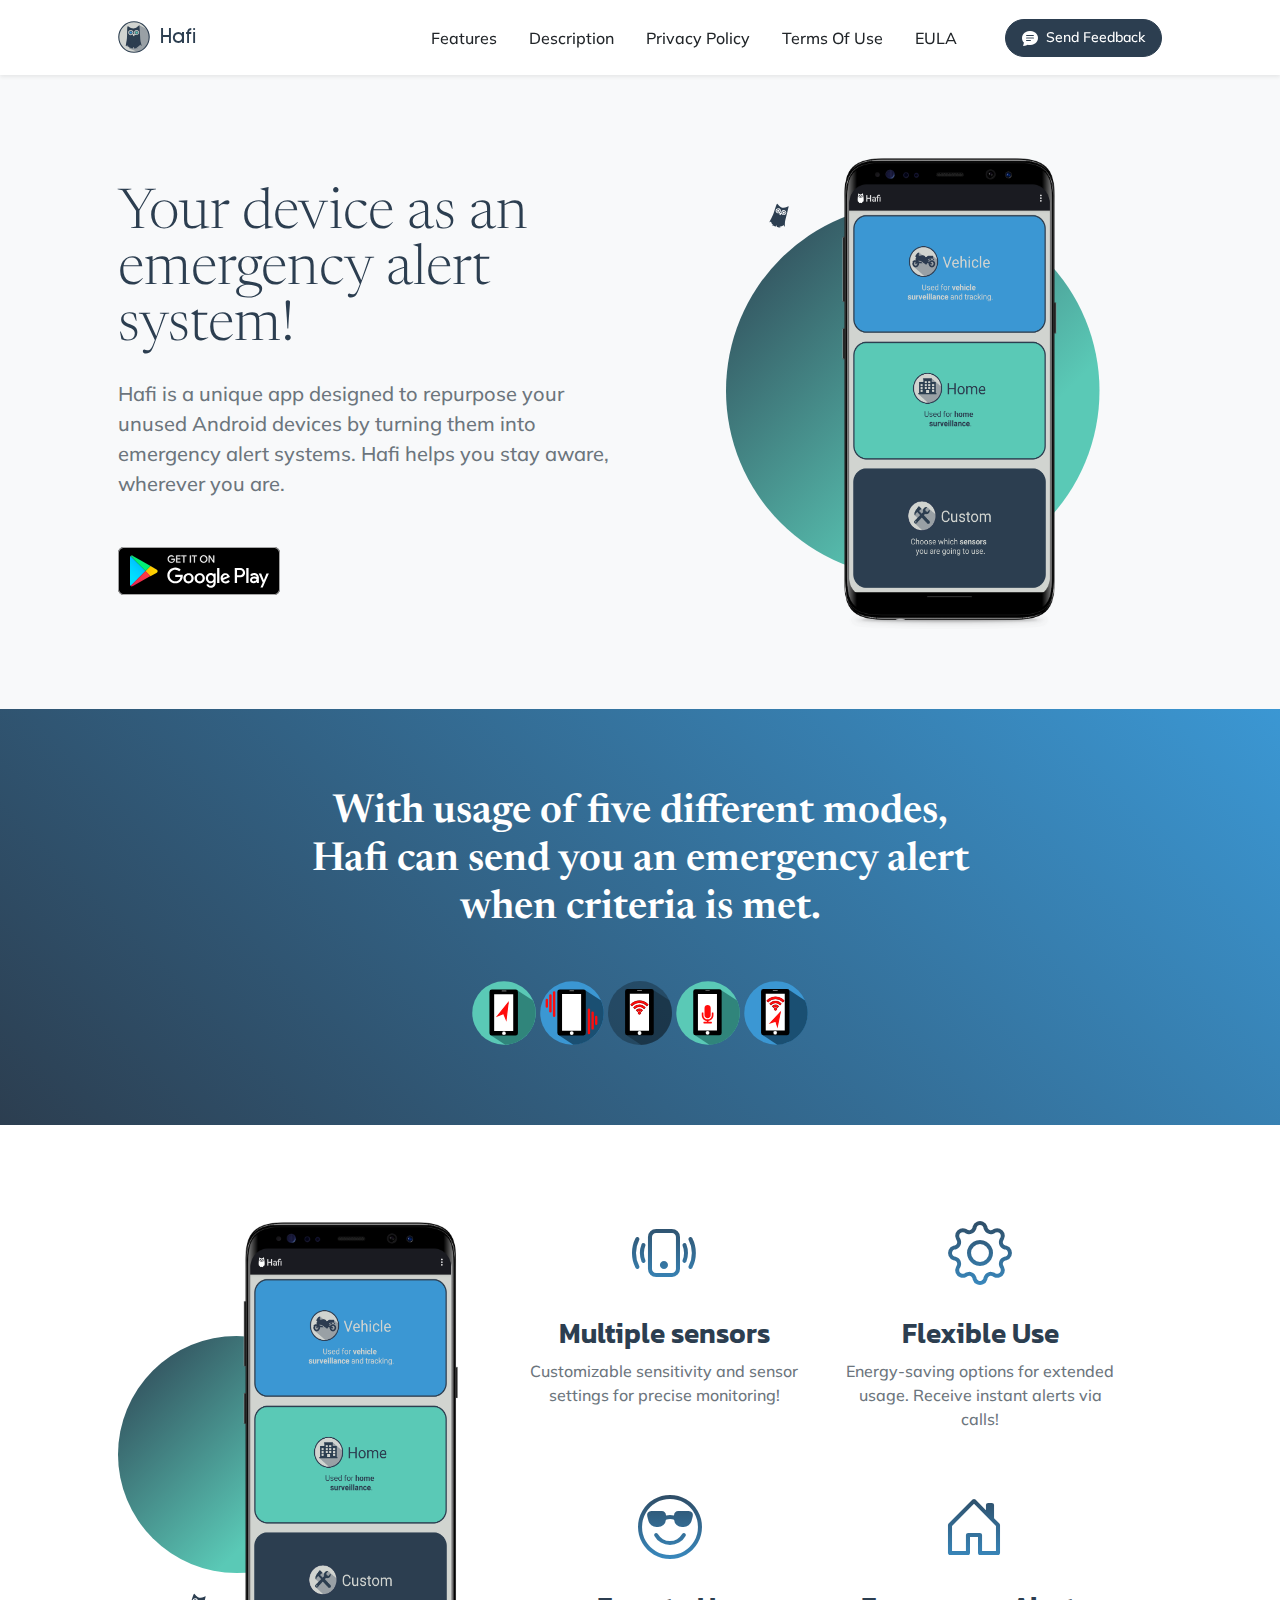
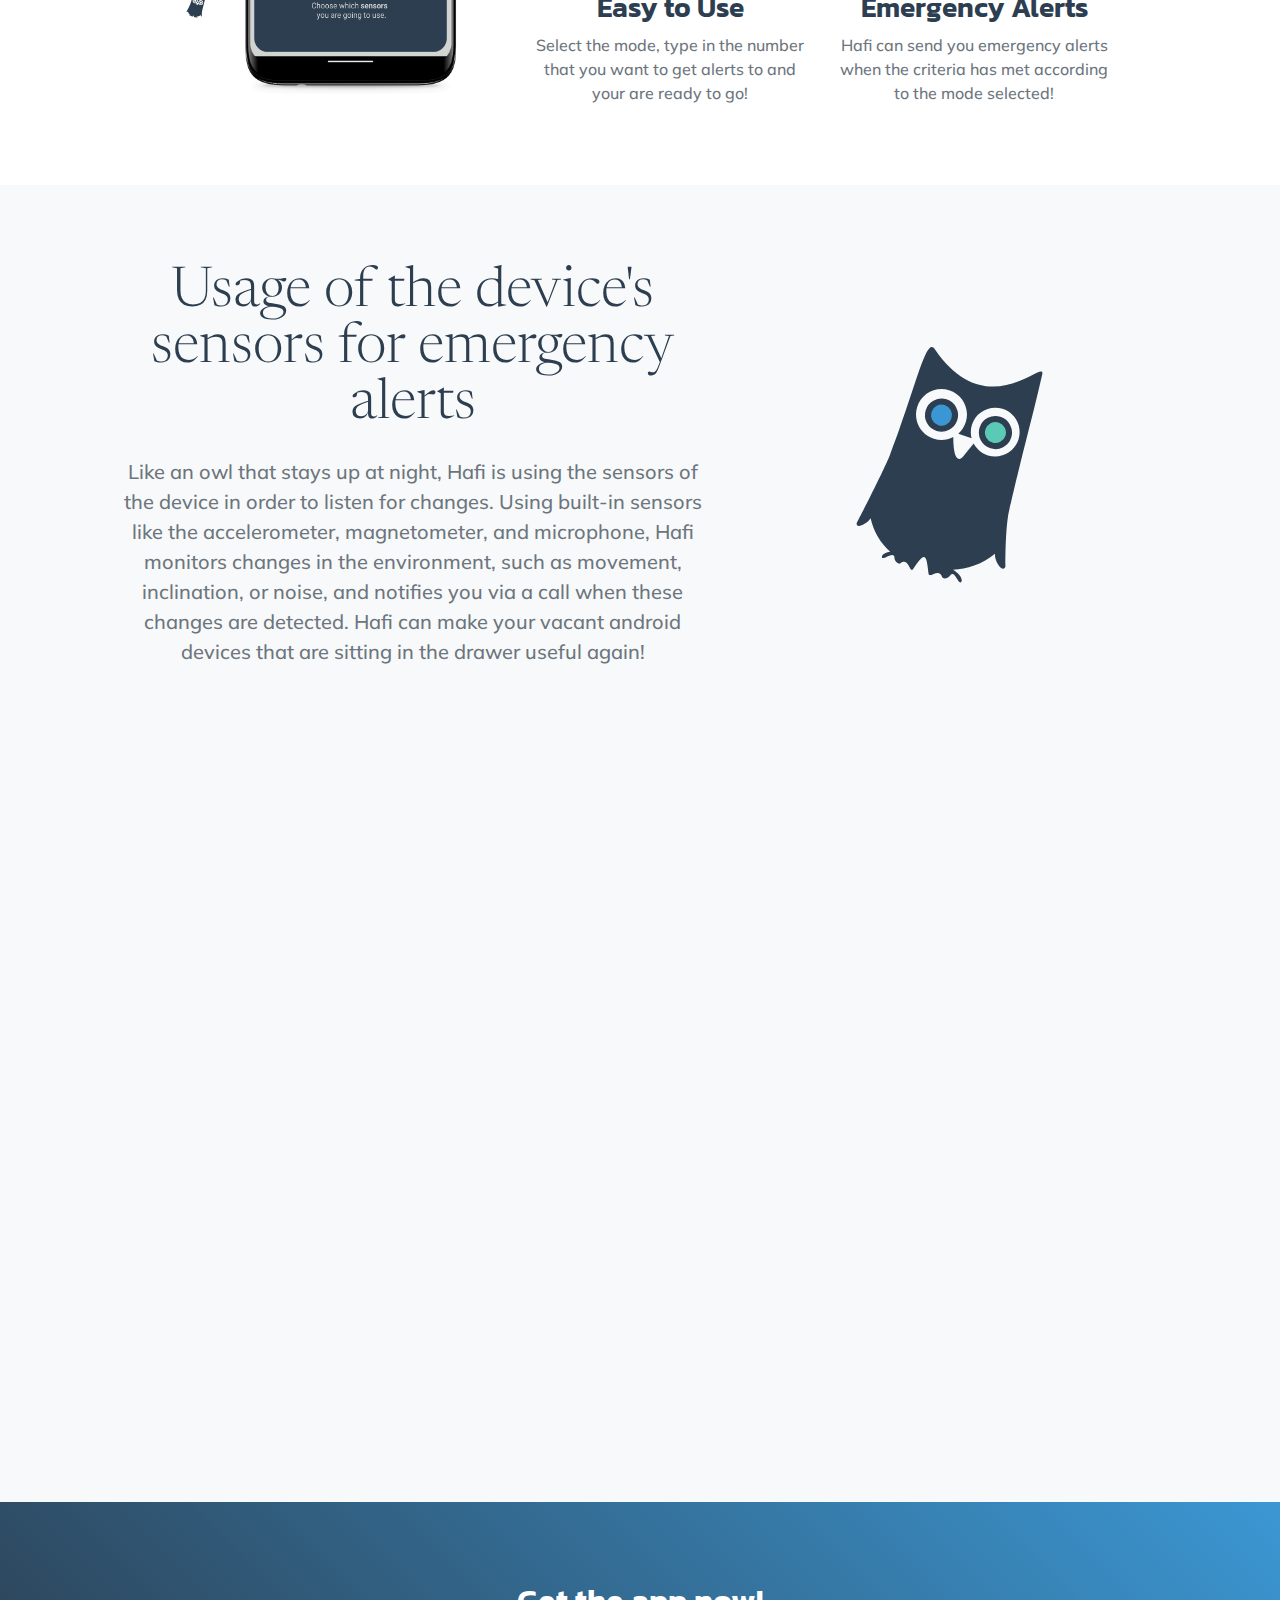
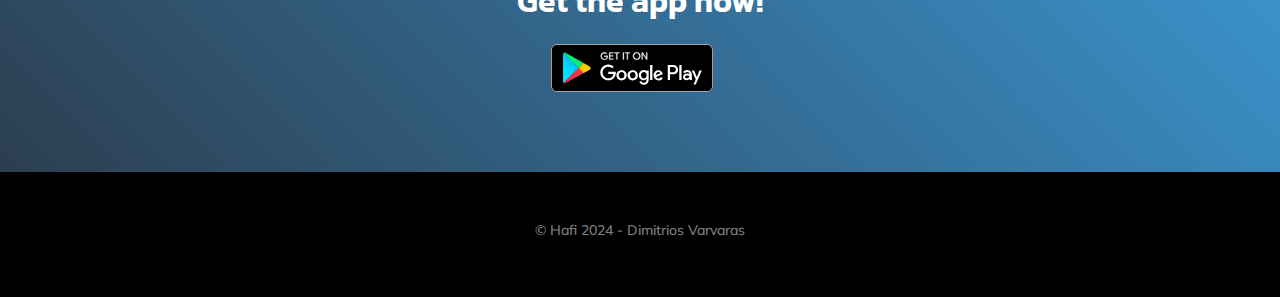
<file: index.html>
<!DOCTYPE html>
<html lang="en">
    <head>
        <meta charset="utf-8" />
        <meta name="viewport" content="width=device-width, initial-scale=1, shrink-to-fit=no" />
        <meta name="description" content="" />
        <meta name="author" content="" />
        <title>Hafi</title>
        <link rel="icon" type="image/x-icon" href="favicon.ico" />
        <!-- Bootstrap icons-->
        <link href="https://cdn.jsdelivr.net/npm/bootstrap-icons@1.5.0/font/bootstrap-icons.css" rel="stylesheet" />
        <!-- Google fonts-->
        <link rel="preconnect" href="https://fonts.gstatic.com" />
        <link href='https://fonts.googleapis.com/css?family=Sulphur Point' rel='stylesheet'>
        <link href="https://fonts.googleapis.com/css2?family=Newsreader:ital,wght@0,600;1,600&amp;display=swap" rel="stylesheet" />
        <link href="https://fonts.googleapis.com/css2?family=Mulish:ital,wght@0,300;0,500;0,600;0,700;1,300;1,500;1,600;1,700&amp;display=swap" rel="stylesheet" />
        <link href="https://fonts.googleapis.com/css2?family=Kanit:ital,wght@0,400;1,400&amp;display=swap" rel="stylesheet" />
        <!-- Core theme CSS (includes Bootstrap)-->
        <link href="css/styles.css" rel="stylesheet" />

    </head>
    <body id="page-top">
        <!-- Navigation-->
        <nav class="navbar navbar-expand-lg navbar-light fixed-top shadow-sm" id="mainNav">
            <div class="container px-5">
                <a class="navbar-brand fw-bold" href="./index.html#page-top" style="display: flex;">
                <img src="assets/img/hafi_main_icon.svg" alt="..." style="height: 2rem" />
                <div style="font-family: 'Sulphur Point';font-size: 22px;color: #2c3e50;">
                &nbsp;Hafi</div></a>
                <button class="navbar-toggler" type="button" data-bs-toggle="collapse" data-bs-target="#navbarResponsive" aria-controls="navbarResponsive" aria-expanded="false" aria-label="Toggle navigation">
                    Menu
                    <i class="bi-list"></i>
                </button>
                <div class="collapse navbar-collapse" id="navbarResponsive">
                    <ul class="navbar-nav ms-auto me-4 my-3 my-lg-0">
                        <li class="nav-item"><a class="nav-link me-lg-3" href="./index.html#features">Features</a></li>
                        <li class="nav-item"><a class="nav-link me-lg-3" href="./index.html#explanation">Description</a></li>
                        <li class="nav-item"><a class="nav-link me-lg-3" href="./privacy-policy.html">Privacy Policy</a></li>
                        <li class="nav-item"><a class="nav-link me-lg-3" href="./terms.html">Terms Of Use</a></li>
                        <li class="nav-item"><a class="nav-link me-lg-3" href="./eula.html">EULA</a></li>

                    </ul>
                    <button class="btn btn-primary rounded-pill px-3 mb-2 mb-lg-0" data-bs-toggle="modal" data-bs-target="#feedbackModal">
                        <span class="d-flex align-items-center">
                            <i class="bi-chat-text-fill me-2"></i>
                            <span class="small">Send Feedback</span>
                        </span>
                    </button>
                </div>
            </div>
        </nav>
        <!-- Mashead header-->
        <header class="masthead">
            <div class="container px-5">
                <div class="row gx-5 align-items-center">
                    <div class="col-lg-6">
                        <!-- Mashead text and app badges-->
                        <div class="mb-5 mb-lg-0 text-center text-lg-start">
                            <h1 class="display-4 lh-1 mb-4">Your device as an emergency alert system!</h1>
                            <p class="lead fw-normal text-muted mb-5"> Hafi is a unique app designed to repurpose your unused Android devices by turning them into emergency alert systems. Hafi helps you stay aware, wherever you are.</p>
                            <div class="d-flex flex-column flex-lg-row align-items-center">
                                <a class="me-lg-3 mb-4 mb-lg-0" href="https://play.google.com/store/apps/details?id=com.dimitriosvarvaras.dimitris.hafi"><img class="app-badge" src="assets/img/google-play-badge.svg" alt="..." /></a>
                                
                            </div>
                        </div>
                    </div>
                    <div class="col-lg-6">
                        <!-- Masthead device mockup feature-->
                        <div class="masthead-device-mockup">
                            <svg class="circle" viewBox="0 0 100 100" xmlns="http://www.w3.org/2000/svg">
                                <defs>
                                    <linearGradient id="circleGradient" gradientTransform="rotate(45)">
                                        <stop class="gradient-start-color" offset="0%"></stop>
                                        <stop class="gradient-end-color" offset="100%"></stop>
                                    </linearGradient>
                                </defs>
                                <circle cx="50" cy="50" r="50"></circle></svg>
                            
                                 

                            
                            <svg class="shape-2 d-none d-sm-block" id="koukouvagia" viewBox="0 0 500 500" xmlns="http://www.w3.org/2000/svg">
                                <g class="layer">
                                    <title>Layer 1</title>
                                    <g fill="#2c3e50" id="g12-5" transform="matrix(0.774388 0 0 -0.774388 122.565 436.256)">
                                     <g fill="#2c3e50" id="g14-0" transform="scale(0.1,0.1)">
                                      <path d="m1658.84,3294.42c0,-99.11 28.46,-191.58 77.64,-269.67l-292.49,10.03c48.96,80.17 77.17,174.4 77.17,275.22c0,292.07 -236.77,528.85 -528.85,528.85c-292.07,0 -528.85,-236.78 -528.85,-528.85c0,-292.07 236.78,-528.84 528.85,-528.84c145.62,0 277.5,58.85 373.14,154.07c146.22,-457.83 268.98,-483.54 337.6,-266.13l106.73,264.51c91.49,-90.23 217.14,-145.92 355.8,-145.92c279.86,0 506.73,226.87 506.73,506.73c0,279.87 -226.87,506.74 -506.73,506.74c-279.87,0 -506.74,-226.87 -506.74,-506.74zm1266.59,-1437.3c17.32,-361.72 278.7,-1168.65 278.7,-1168.65c-13.11,-140.91 -250.33,31.57 -287.41,193.94c-190.22,-301.85 -467.45,-474.99 -732.36,-574.98c159.85,-38.55 253.76,-127.15 240.26,-187.43c-24.62,-110 -212.85,217.65 -262.95,47.07c-18.16,-61.82 -118.97,-116.21 -146.53,-74.37c-122.89,186.54 -244.6,-128.98 -295.03,-10.47c-167.46,393.53 -211.3,405.98 -330.85,-6.71c-36.49,-125.99 -164.89,218.07 -287.78,31.54c-27.57,-41.84 -131.69,5.99 -149.85,67.81c-50.1,170.58 -232.26,-161.59 -256.88,-51.58c-10.15,45.31 40.41,106.64 134.07,150.67c-254.84,109.63 -456.92,297.29 -596.71,538.61c-35.84,-148.03 -232.75,-305.72 -244.27,-181.82c0,0 213.51,1230.95 236.19,1586.71c0.21,12.82 22.47,490.4 22.89,503.3c44.62,1360 -9.63,2013.58 207.7,1841.68c1528.84,-1209.24 2253.78,550.18 2284.23,165.25c69.61,-879.88 79.61,-1326.22 126.19,-2024.95c51.4,-770.95 45.14,-571.85 60.39,-845.62zm-2125.43,1442.68c0,108.02 87.56,195.58 195.58,195.58c108.01,0 195.58,-87.56 195.58,-195.58c0,-108.01 -87.57,-195.58 -195.58,-195.58c-108.02,0 -195.58,87.57 -195.58,195.58zm1168.84,-7.69c0,108.02 87.57,195.58 195.58,195.58c108.02,0 195.58,-87.56 195.58,-195.58c0,-108.02 -87.56,-195.57 -195.58,-195.57c-108.01,0 -195.58,87.55 -195.58,195.57" fill="#2c3e50" fill-rule="nonzero" id="path16"/>
                                     </g>
                                    </g>
                                    <circle cx="-167.01" cy="-152.95" fill="#ffffff" fill-rule="evenodd" id="path5282" r="3.58" stroke="#2c3e50" stroke-miterlimit="4" stroke-width="1.6" transform="matrix(6.07827 0 0 6.07827 1305.96 1111.33)"/>
                                    <circle cx="-182" cy="-153.08" fill="#ffffff" fill-rule="evenodd" id="path5282-5" r="3.58" stroke="#2c3e50" stroke-miterlimit="4" stroke-width="1.6" transform="matrix(1 0 0 1 0 0) matrix(6.07827 0 0 6.07827 1305.96 1111.33)"/>
                                   </g>                            </svg>
                            <div class="device-wrapper">
                                <div class="device" data-device="iPhoneX" data-orientation="portrait" data-color="black">
                                    <div class="screen bg-black">
                                        <!-- PUT CONTENTS HERE:-->
                                        <!-- * * This can be a video, image, or just about anything else.-->
                                        <!-- * * Set the max width of your media to 100% and the height to-->
                                        <!-- * * 100% like the demo example below.-->
                                        <img src="assets/img/general_menu2.png" style="max-width: 100%; height: 100%" alt="General Menu">
                                    </div>
                                </div>
                            </div>
                        </div>
                    </div>
                </div>
            </div>
        </header>
        <!-- Quote/testimonial aside-->
        <aside class="text-center bg-gradient-primary-to-secondary">
            <div class="container px-5">
                <div class="row gx-5 justify-content-center">
                    <div class="col-xl-8">


                        <div class="h2 fs-1 text-white mb-4">With usage of five different modes, Hafi can send you an emergency alert when criteria is met.</div>
                        <br>


                        <img src="assets/img/magneto_green.svg" alt="..." style="height: 4rem" />
                        <img src="assets/img/shock_blue.svg" alt="..." style="height: 4rem" />
                        <img src="assets/img/wifi_dark.svg" alt="..." style="height: 4rem" />
                        <img src="assets/img/microphone_green.svg" alt="..." style="height: 4rem" />

                        <img src="assets/img/hybrid_blue.svg" alt="..." style="height: 4rem" />
                    </div>
                </div>
            </div>
        </aside>
        <!-- App features section-->
        <section id="features">
            <div class="container px-5">
                <div class="row gx-5 align-items-center">
                    <div class="col-lg-8 order-lg-1 mb-5 mb-lg-0">
                        <div class="container-fluid px-5">
                            <div class="row gx-5">
                                <div class="col-md-6 mb-5">
                                    <!-- Feature item-->
                                    <div class="text-center">
                                        <i class="bi-phone-vibrate icon-feature text-gradient d-block mb-3"></i>
                                        <h3 class="font-alt">Multiple sensors</h3>
                                        <p class="text-muted mb-0">Customizable sensitivity and sensor settings for precise monitoring!</p>
                                    </div>
                                </div>
                                <div class="col-md-6 mb-5">
                                    <!-- Feature item-->
                                    <div class="text-center">
                                        <i class="bi-gear icon-feature text-gradient d-block mb-3"></i>
                                        <h3 class="font-alt">Flexible Use</h3>
                                        <p class="text-muted mb-0">Energy-saving options for extended usage. Receive instant alerts via calls!</p>
                                    </div>
                                </div>
                            </div>
                            <div class="row">
                                <div class="col-md-6 mb-5 mb-md-0">
                                    <!-- Feature item-->
                                    <div class="text-center">
                                        <i class="bi-emoji-sunglasses icon-feature text-gradient d-block mb-3"></i>
                                        <h3 class="font-alt">Easy to Use</h3>
                                        <p class="text-muted mb-0">Select the mode, type in the number that you want to get alerts to and your are ready to go!</p>
                                    </div>
                                </div>
                                <div class="col-md-6">
                                    <!-- Feature item-->
                                    <div class="text-center">
                                        <i class="bi-house-door icon-feature text-gradient d-block mb-3"></i>
                                        <h3 class="font-alt">Emergency Alerts</h3>
                                        <p class="text-muted mb-0">Hafi can send you emergency alerts when the criteria has met according to the mode selected!</p>
                                    </div>
                                </div>
                            </div>
                        </div>
                    </div>
                    <div class="col-lg-4 order-lg-0">
                        <!-- Features section device mockup-->
                        <div class="features-device-mockup">
                            <svg class="circle" viewBox="0 0 100 100" xmlns="http://www.w3.org/2000/svg">
                                <defs>
                                    <linearGradient id="circleGradient" gradientTransform="rotate(45)">
                                        <stop class="gradient-start-color" offset="0%"></stop>
                                        <stop class="gradient-end-color" offset="100%"></stop>
                                    </linearGradient>
                                </defs>
                                <circle cx="50" cy="50" r="50"></circle></svg
                            
                            >
                            
                            <svg class="shape-2 d-none d-sm-block" id="koukouvagia1" viewBox="0 0 500 500" xmlns="http://www.w3.org/2000/svg">
                                <g class="layer">
                                    <title>Layer 1</title>
                                    <g fill="#2c3e50" id="g12-5" transform="matrix(0.774388 0 0 -0.774388 122.565 436.256)">
                                     <g fill="#2c3e50" id="g14-0" transform="scale(0.1,0.1)">
                                      <path d="m1658.84,3294.42c0,-99.11 28.46,-191.58 77.64,-269.67l-292.49,10.03c48.96,80.17 77.17,174.4 77.17,275.22c0,292.07 -236.77,528.85 -528.85,528.85c-292.07,0 -528.85,-236.78 -528.85,-528.85c0,-292.07 236.78,-528.84 528.85,-528.84c145.62,0 277.5,58.85 373.14,154.07c146.22,-457.83 268.98,-483.54 337.6,-266.13l106.73,264.51c91.49,-90.23 217.14,-145.92 355.8,-145.92c279.86,0 506.73,226.87 506.73,506.73c0,279.87 -226.87,506.74 -506.73,506.74c-279.87,0 -506.74,-226.87 -506.74,-506.74zm1266.59,-1437.3c17.32,-361.72 278.7,-1168.65 278.7,-1168.65c-13.11,-140.91 -250.33,31.57 -287.41,193.94c-190.22,-301.85 -467.45,-474.99 -732.36,-574.98c159.85,-38.55 253.76,-127.15 240.26,-187.43c-24.62,-110 -212.85,217.65 -262.95,47.07c-18.16,-61.82 -118.97,-116.21 -146.53,-74.37c-122.89,186.54 -244.6,-128.98 -295.03,-10.47c-167.46,393.53 -211.3,405.98 -330.85,-6.71c-36.49,-125.99 -164.89,218.07 -287.78,31.54c-27.57,-41.84 -131.69,5.99 -149.85,67.81c-50.1,170.58 -232.26,-161.59 -256.88,-51.58c-10.15,45.31 40.41,106.64 134.07,150.67c-254.84,109.63 -456.92,297.29 -596.71,538.61c-35.84,-148.03 -232.75,-305.72 -244.27,-181.82c0,0 213.51,1230.95 236.19,1586.71c0.21,12.82 22.47,490.4 22.89,503.3c44.62,1360 -9.63,2013.58 207.7,1841.68c1528.84,-1209.24 2253.78,550.18 2284.23,165.25c69.61,-879.88 79.61,-1326.22 126.19,-2024.95c51.4,-770.95 45.14,-571.85 60.39,-845.62zm-2125.43,1442.68c0,108.02 87.56,195.58 195.58,195.58c108.01,0 195.58,-87.56 195.58,-195.58c0,-108.01 -87.57,-195.58 -195.58,-195.58c-108.02,0 -195.58,87.57 -195.58,195.58zm1168.84,-7.69c0,108.02 87.57,195.58 195.58,195.58c108.02,0 195.58,-87.56 195.58,-195.58c0,-108.02 -87.56,-195.57 -195.58,-195.57c-108.01,0 -195.58,87.55 -195.58,195.57" fill="#2c3e50" fill-rule="nonzero" id="path16"/>
                                     </g>
                                    </g>
                                    <circle cx="-167.01" cy="-152.95" fill="#ffffff" fill-rule="evenodd" id="path5282" r="3.58" stroke="#2c3e50" stroke-miterlimit="4" stroke-width="1.6" transform="matrix(6.07827 0 0 6.07827 1305.96 1111.33)"/>
                                    <circle cx="-182" cy="-153.08" fill="#ffffff" fill-rule="evenodd" id="path5282-5" r="3.58" stroke="#2c3e50" stroke-miterlimit="4" stroke-width="1.6" transform="matrix(1 0 0 1 0 0) matrix(6.07827 0 0 6.07827 1305.96 1111.33)"/>
                                   </g>                            </svg>
                            <div class="device-wrapper">
                                <div class="device" data-device="iPhoneX" data-orientation="portrait" data-color="black">
                                    <div class="screen bg-black">
                                        <!-- PUT CONTENTS HERE:-->
                                        <!-- * * This can be a video, image, or just about anything else.-->
                                        <!-- * * Set the max width of your media to 100% and the height to-->
                                        <!-- * * 100% like the demo example below.-->
                                        <img src="assets/img/general_menu2.png" style="max-width: 100%; height: 100%" alt="General Menu">
                                    </div>
                                </div>
                            </div>
                        </div>
                    </div>
                </div>
            </div>
        </section>
        <!-- Basic features section-->
        <section class="bg-light"  id="explanation">
            <div class="container px-5">
                <div class="row gx-5 align-items-center justify-content-center">
                    <div class="col-12 col-lg-5" style="text-align: center !important;flex: 2 1 auto;">
                        <h2 class="display-4 lh-1 mb-4">Usage of the device's sensors for emergency alerts</h2>
                        <p class="lead fw-normal text-muted mb-5 mb-lg-0">Like an owl that stays up at night, Hafi is using the sensors of the device in order to listen for changes. Using built-in sensors like the accelerometer, magnetometer, and microphone, Hafi monitors changes in the environment, such as movement, inclination, or noise, and notifies you via a call when these changes are detected. Hafi can make your vacant android devices that are sitting in the drawer useful again!</p>
                    </div>
                    <div class="col-sm-11 col-md-5">
                        <div class="px-5" id="koukou"><img src="assets/img/hafi_main_icon_no_shadow.svg" alt="..." /></div>
                    </div>
                </div>
            </div>
        </section>
        <!-- Call to action section-->
        <section class="cta" style="padding-top: 0rem;background-color:#f8f9fa;">
            
            <div class="cta-content" style="display: flex;
            flex-direction: column;
            align-items: center;">
                <div style="width: 100%; min-width: 300px; max-width: 1200px;">
                    <div style="position: relative; width: 100%; overflow: hidden; padding-top: 56.25%;">
                        <iframe style="position: absolute; top: 0; left: 0; right: 0; width: 100%; height: 100%; border: none;" width="1200" height="675" src="https://www.youtube.com/embed/KJmxI7RUN7o?si=k-5R3ToT_8CCEtt5&amp;controls=0" title="Hafi Application" frameborder="0" allow="accelerometer; autoplay; clipboard-write; encrypted-media; gyroscope; picture-in-picture; web-share" referrerpolicy="strict-origin-when-cross-origin" allowfullscreen></iframe>
                    </div>
                </div>
            </div>
            
        </section>
        <!-- App badge section-->
        <section class="bg-gradient-primary-to-secondary" id="download">
            <div class="container px-5">
                <h2 class="text-center text-white font-alt mb-4">Get the app now!</h2>
                <div class="d-flex flex-column flex-lg-row align-items-center justify-content-center">
                    <a class="me-lg-3 mb-4 mb-lg-0" href="https://play.google.com/store/apps/details?id=com.dimitriosvarvaras.dimitris.hafi"><img class="app-badge" src="assets/img/google-play-badge.svg" alt="..." /></a>
                </div>
            </div>
        </section>
        <!-- Footer-->
        <footer class="bg-black text-center py-5">
            <div class="container px-5">
                <div class="text-white-50 small">
                    <div class="mb-2">&copy; Hafi 2024 - Dimitrios Varvaras</div>
                </div>
            </div>
        </footer>
        <!-- Feedback Modal-->
        <div class="modal fade" id="feedbackModal" tabindex="-1" aria-labelledby="feedbackModalLabel" aria-hidden="true">
            <div class="modal-dialog modal-dialog-centered">
                <div class="modal-content">
                    <div class="modal-header bg-gradient-primary-to-secondary p-4">
                        <h5 class="modal-title font-alt text-white" id="feedbackModalLabel">Send feedback</h5>
                        <button class="btn-close btn-close-white" type="button" data-bs-dismiss="modal" aria-label="Close"></button>
                    </div>
                    <div class="modal-body border-0 p-4">
                        <!-- * * * * * * * * * * * * * * *-->
                        <!-- * * SB Forms Contact Form * *-->
                        <!-- * * * * * * * * * * * * * * *-->
                        <!-- This form is pre-integrated with SB Forms.-->
                        <!-- To make this form functional, sign up at-->
                        <!-- https://startbootstrap.com/solution/contact-forms-->
                        <!-- to get an API token!-->
                        <form id="contactForm" data-sb-form-api-token="API_TOKEN">
                            <!-- Name input-->
                            <div class="form-floating mb-3">
                                <div onclick="myfunction()">
                                    <center> Please send your feedback on the following email: <b>hafiapplication@gmail.com</b>
                                        <a ><img onclick="myFunction()" src="assets/img/copy.svg" alt="..." style="cursor: pointer; height: 1.2rem" />
                                            </a></center>
                                    </div>
                            </div>
                        </form>
                    </div>
                </div>
            </div>
        </div>
        <!-- Bootstrap core JS-->
        <script src="https://cdn.jsdelivr.net/npm/bootstrap@5.2.3/dist/js/bootstrap.bundle.min.js"></script>
        <!-- Core theme JS-->
        <script src="js/scripts.js"></script>
        <!-- * * * * * * * * * * * * * * * * * * * * * * * * * * * * * * * * * * * * * * * *-->
        <!-- * *                               SB Forms JS                               * *-->
        <!-- * * Activate your form at https://startbootstrap.com/solution/contact-forms * *-->
        <!-- * * * * * * * * * * * * * * * * * * * * * * * * * * * * * * * * * * * * * * * *-->
        <script src="https://cdn.startbootstrap.com/sb-forms-latest.js"></script>
        <script src="https://ajax.googleapis.com/ajax/libs/jquery/2.1.1/jquery.min.js"></script>
        <script>
            $(function() {
                var $pic = $('#koukouvagia'), degree = 0, timer, coef = 1;
                var $pic1 = $('#koukouvagia1'), degree = 0, timer, coef = 1;
                var $pic2 = $('#koukou'), degree = 0, timer, coef = 1;

                rotate();
                function rotate() {
                    $pic.css({ WebkitTransform: 'rotate(' + degree/10 + 'deg)'});  
                    $pic1.css({ WebkitTransform: 'rotate(' + degree/10 + 'deg)'});  
                    $pic2.css({ WebkitTransform: 'rotate(' + degree/10 + 'deg)'});  


                    $pic.css({ '-moz-transform': 'rotate(' + degree/10 + 'deg)'});      
                    $pic1.css({ '-moz-transform': 'rotate(' + degree/10 + 'deg)'});      
                    $pic2.css({ '-moz-transform': 'rotate(' + degree/10 + 'deg)'});                      
                
                
                    if ((degree/10 == 20) || (degree/10 == -20))
                    {
                        coef = -1*coef;
                    }
                    //alert(degree/10);
                    timer = setTimeout(function() {
                        degree=degree+coef; rotate();
                    },2);
                    
                }
              });


              function myFunction() {
              
                // Select the text field
              
                 // Copy the text inside the text field
                navigator.clipboard.writeText('hafiapplication@gmail.com');
                alert('The email address is copied to the clipboard.');
              
              }
        </script>

    </body>
</html>
</file>
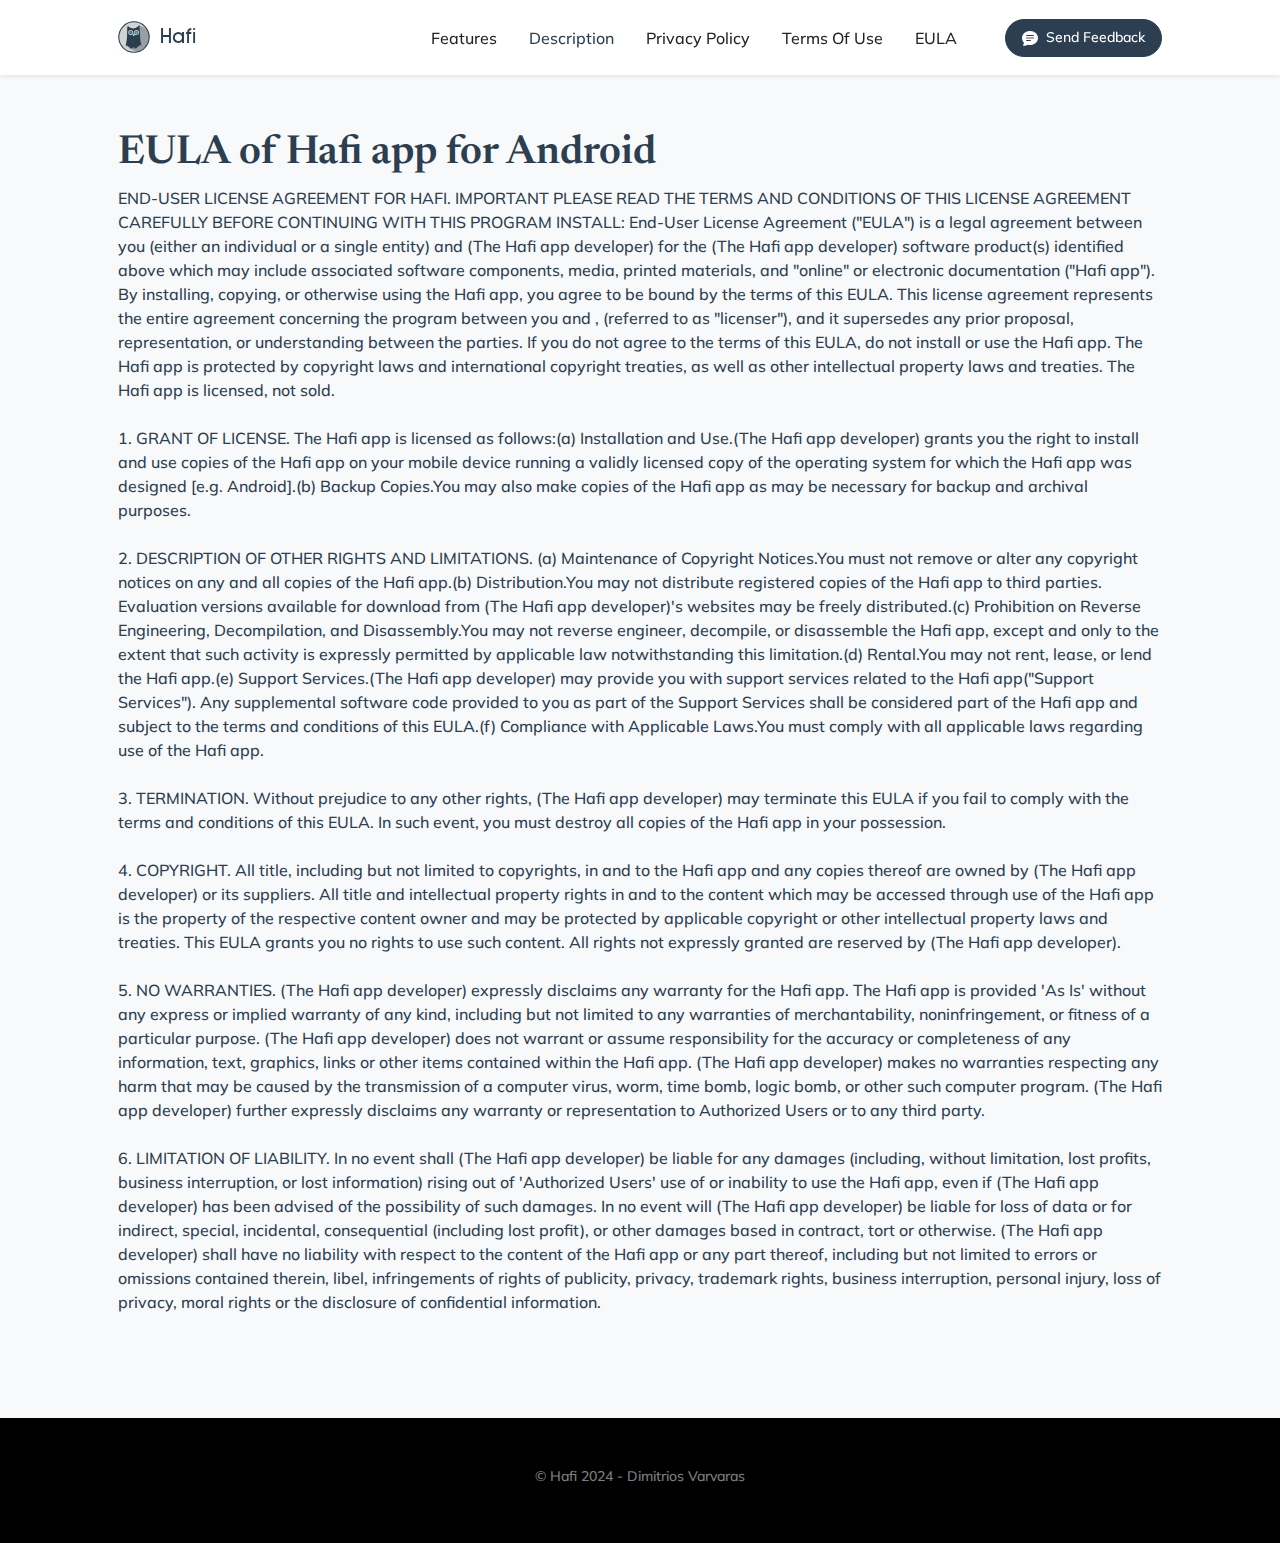
<file: eula.html>
<!DOCTYPE html>
<html lang="en">
    <head>
        <meta charset="utf-8" />
        <meta name="viewport" content="width=device-width, initial-scale=1, shrink-to-fit=no" />
        <meta name="description" content="" />
        <meta name="author" content="" />
        <title>Hafi</title>
        <link rel="icon" type="image/x-icon" href="favicon.ico" />
        <!-- Bootstrap icons-->
        <link href="https://cdn.jsdelivr.net/npm/bootstrap-icons@1.5.0/font/bootstrap-icons.css" rel="stylesheet" />
        <!-- Google fonts-->
        <link rel="preconnect" href="https://fonts.gstatic.com" />
        <link href='https://fonts.googleapis.com/css?family=Sulphur Point' rel='stylesheet'>
        <link href="https://fonts.googleapis.com/css2?family=Newsreader:ital,wght@0,600;1,600&amp;display=swap" rel="stylesheet" />
        <link href="https://fonts.googleapis.com/css2?family=Mulish:ital,wght@0,300;0,500;0,600;0,700;1,300;1,500;1,600;1,700&amp;display=swap" rel="stylesheet" />
        <link href="https://fonts.googleapis.com/css2?family=Kanit:ital,wght@0,400;1,400&amp;display=swap" rel="stylesheet" />
        <!-- Core theme CSS (includes Bootstrap)-->
        <link href="css/styles.css" rel="stylesheet" />

    </head>
    <body id="page-top">
        <!-- Navigation-->
        <nav class="navbar navbar-expand-lg navbar-light fixed-top shadow-sm" id="mainNav">
            <div class="container px-5">
                <a class="navbar-brand fw-bold" href="./index.html#page-top" style="display: flex;">
                    <img src="assets/img/hafi_main_icon.svg" alt="..." style="height: 2rem" />
                    <div style="font-family: 'Sulphur Point';font-size: 22px;color: #2c3e50;">
                    &nbsp;Hafi</div></a>
                <button class="navbar-toggler" type="button" data-bs-toggle="collapse" data-bs-target="#navbarResponsive" aria-controls="navbarResponsive" aria-expanded="false" aria-label="Toggle navigation">
                    Menu
                    <i class="bi-list"></i>
                </button>
                <div class="collapse navbar-collapse" id="navbarResponsive">
                    <ul class="navbar-nav ms-auto me-4 my-3 my-lg-0">
                        <li class="nav-item"><a class="nav-link me-lg-3" href="./index.html#features">Features</a></li>
                        <li class="nav-item"><a class="nav-link me-lg-3" href="./index.html#explanation">Description</a></li>
                        <li class="nav-item"><a class="nav-link me-lg-3" href="./privacy-policy.html">Privacy Policy</a></li>
                        <li class="nav-item"><a class="nav-link me-lg-3" href="./terms.html">Terms Of Use</a></li>
                        <li class="nav-item"><a class="nav-link me-lg-3" href="./eula.html">EULA</a></li>

                    </ul>
                    <button class="btn btn-primary rounded-pill px-3 mb-2 mb-lg-0" data-bs-toggle="modal" data-bs-target="#feedbackModal">
                        <span class="d-flex align-items-center">
                            <i class="bi-chat-text-fill me-2"></i>
                            <span class="small">Send Feedback</span>
                        </span>
                    </button>
                </div>
            </div>
        </nav>
        <!-- Mashead header-->
        
        <!-- App features section-->
        
        <!-- Basic features section-->
        <section class="bg-light"  id="explanation">
            <div class="container px-5">
                <div class="row gx-5 align-items-center justify-content-center">
                    
                    <h1 style="margin-top: 50px;">EULA of Hafi app for Android</h1>

                    <div>

                        END-USER LICENSE AGREEMENT FOR HAFI. IMPORTANT PLEASE READ THE TERMS AND CONDITIONS OF THIS LICENSE AGREEMENT CAREFULLY BEFORE CONTINUING WITH THIS PROGRAM INSTALL: End-User License Agreement ("EULA") is a legal agreement between you (either an individual or a single entity) and (The Hafi app developer) for the (The Hafi app developer) software product(s) identified above which may include associated software components, media, printed materials, and "online" or electronic documentation ("Hafi app"). By installing, copying, or otherwise using the Hafi app, you agree to be bound by the terms of this EULA. This license agreement represents the entire agreement concerning the program between you and , (referred to as "licenser"), and it supersedes any prior proposal, representation, or understanding between the parties. If you do not agree to the terms of this EULA, do not install or use the Hafi app.
The Hafi app is protected by copyright laws and international copyright treaties, as well as other intellectual property laws and treaties. The Hafi app is licensed, not sold.
<br><br>
1. GRANT OF LICENSE. The Hafi app is licensed as follows:(a) Installation and Use.(The Hafi app developer) grants you the right to install and use copies of the Hafi app on your mobile device running a validly licensed copy of the operating system for which the Hafi app was designed [e.g. Android].(b) Backup Copies.You may also make copies of the Hafi app as may be necessary for backup and archival purposes.<br><br>
2. DESCRIPTION OF OTHER RIGHTS AND LIMITATIONS. (a) Maintenance of Copyright Notices.You must not remove or alter any copyright notices on any and all copies of the Hafi app.(b) Distribution.You may not distribute registered copies of the Hafi app to third parties. Evaluation versions available for download from (The Hafi app developer)'s websites may be freely distributed.(c) Prohibition on Reverse Engineering, Decompilation, and Disassembly.You may not reverse engineer, decompile, or disassemble the Hafi app, except and only to the extent that such activity is expressly permitted by applicable law notwithstanding this limitation.(d) Rental.You may not rent, lease, or lend the Hafi app.(e) Support Services.(The Hafi app developer) may provide you with support services related to the Hafi app("Support Services"). Any supplemental software code provided to you as part of the Support Services shall be considered part of the Hafi app and subject to the terms and conditions of this EULA.(f) Compliance with Applicable Laws.You must comply with all applicable laws regarding use of the Hafi app.<br><br>
3. TERMINATION. Without prejudice to any other rights, (The Hafi app developer) may terminate this EULA if you fail to comply with the terms and conditions of this EULA. In such event, you must destroy all copies of the Hafi app in your possession.<br><br>
4. COPYRIGHT. All title, including but not limited to copyrights, in and to the Hafi app and any copies thereof are owned by (The Hafi app developer) or its suppliers. All title and intellectual property rights in and to the content which may be accessed through use of the Hafi app is the property of the respective content owner and may be protected by applicable copyright or other intellectual property laws and treaties. This EULA grants you no rights to use such content. All rights not expressly granted are reserved by (The Hafi app developer).<br><br>
5. NO WARRANTIES. (The Hafi app developer) expressly disclaims any warranty for the Hafi app. The Hafi app is provided 'As Is' without any express or implied warranty of any kind, including but not limited to any warranties of merchantability, noninfringement, or fitness of a particular purpose. (The Hafi app developer) does not warrant or assume responsibility for the accuracy or completeness of any information, text, graphics, links or other items contained within the Hafi app. (The Hafi app developer) makes no warranties respecting any harm that may be caused by the transmission of a computer virus, worm, time bomb, logic bomb, or other such computer program. (The Hafi app developer) further expressly disclaims any warranty or representation to Authorized Users or to any third party.<br><br>
6. LIMITATION OF LIABILITY. In no event shall (The Hafi app developer) be liable for any damages (including, without limitation, lost profits, business interruption, or lost information) rising out of 'Authorized Users' use of or inability to use the Hafi app, even if (The Hafi app developer) has been advised of the possibility of such damages. In no event will (The Hafi app developer) be liable for loss of data or for indirect, special, incidental, consequential (including lost profit), or other damages based in contract, tort or otherwise. (The Hafi app developer) shall have no liability with respect to the content of the Hafi app or any part thereof, including but not limited to errors or omissions contained therein, libel, infringements of rights of publicity, privacy, trademark rights, business interruption, personal injury, loss of privacy, moral rights or the disclosure of confidential information.<br><br>

                    </div>  

                </div>
            </div>
        </section>
        <!-- Call to action section-->
        
        <!-- Footer-->
        <footer class="bg-black text-center py-5">
            <div class="container px-5">
                <div class="text-white-50 small">
                    <div class="mb-2">&copy; Hafi 2024 - Dimitrios Varvaras</div>
                </div>
            </div>
        </footer>
        <!-- Feedback Modal-->
        
        <!-- Bootstrap core JS-->
        <script src="https://cdn.jsdelivr.net/npm/bootstrap@5.2.3/dist/js/bootstrap.bundle.min.js"></script>
        <!-- Core theme JS-->
        <script src="js/scripts.js"></script>
        <!-- * * * * * * * * * * * * * * * * * * * * * * * * * * * * * * * * * * * * * * * *-->
        <!-- * *                               SB Forms JS                               * *-->
        <!-- * * Activate your form at https://startbootstrap.com/solution/contact-forms * *-->
        <!-- * * * * * * * * * * * * * * * * * * * * * * * * * * * * * * * * * * * * * * * *-->
        <script src="https://cdn.startbootstrap.com/sb-forms-latest.js"></script>
        <script src="https://ajax.googleapis.com/ajax/libs/jquery/2.1.1/jquery.min.js"></script>
        <script>
            $(function() {
                var $pic = $('#koukouvagia'), degree = 0, timer, coef = 1;
                var $pic1 = $('#koukouvagia1'), degree = 0, timer, coef = 1;
                var $pic2 = $('#koukou'), degree = 0, timer, coef = 1;

                rotate();
                function rotate() {
                    $pic.css({ WebkitTransform: 'rotate(' + degree/10 + 'deg)'});  
                    $pic1.css({ WebkitTransform: 'rotate(' + degree/10 + 'deg)'});  
                    $pic2.css({ WebkitTransform: 'rotate(' + degree/10 + 'deg)'});  


                    $pic.css({ '-moz-transform': 'rotate(' + degree/10 + 'deg)'});      
                    $pic1.css({ '-moz-transform': 'rotate(' + degree/10 + 'deg)'});      
                    $pic2.css({ '-moz-transform': 'rotate(' + degree/10 + 'deg)'});                      
                
                
                    if ((degree/10 == 20) || (degree/10 == -20))
                    {
                        coef = -1*coef;
                    }
                    //alert(degree/10);
                    timer = setTimeout(function() {
                        degree=degree+coef; rotate();
                    },2);
                    
                }
              });


              function myFunction() {
              
                // Select the text field
              
                 // Copy the text inside the text field
                navigator.clipboard.writeText('hafiapplication@gmail.com');
                alert('The email address is copied to the clipboard.');
              
              }
        </script>

    </body>
</html>
</file>
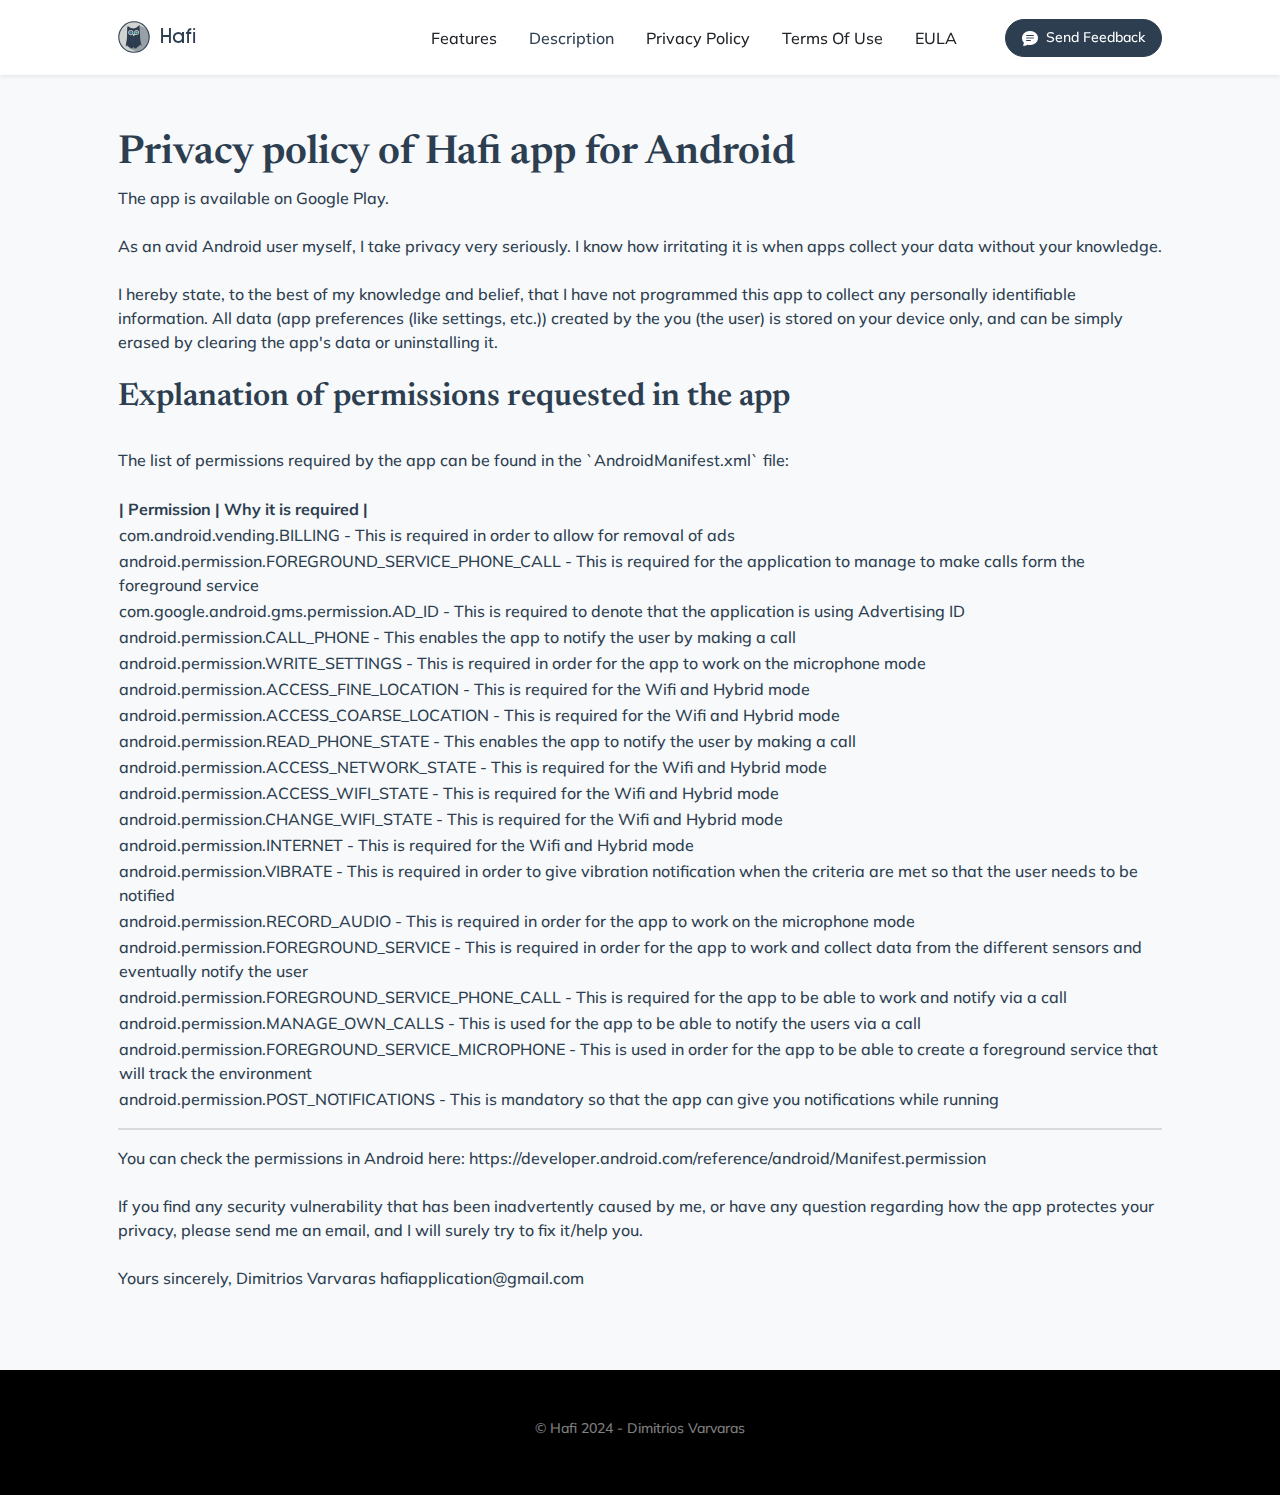
<file: privacy-policy.html>
<!DOCTYPE html>
<html lang="en">
    <head>
        <meta charset="utf-8" />
        <meta name="viewport" content="width=device-width, initial-scale=1, shrink-to-fit=no" />
        <meta name="description" content="" />
        <meta name="author" content="" />
        <title>Hafi</title>
        <link rel="icon" type="image/x-icon" href="favicon.ico" />
        <!-- Bootstrap icons-->
        <link href="https://cdn.jsdelivr.net/npm/bootstrap-icons@1.5.0/font/bootstrap-icons.css" rel="stylesheet" />
        <!-- Google fonts-->
        <link rel="preconnect" href="https://fonts.gstatic.com" />
        <link href='https://fonts.googleapis.com/css?family=Sulphur Point' rel='stylesheet'>
        <link href="https://fonts.googleapis.com/css2?family=Newsreader:ital,wght@0,600;1,600&amp;display=swap" rel="stylesheet" />
        <link href="https://fonts.googleapis.com/css2?family=Mulish:ital,wght@0,300;0,500;0,600;0,700;1,300;1,500;1,600;1,700&amp;display=swap" rel="stylesheet" />
        <link href="https://fonts.googleapis.com/css2?family=Kanit:ital,wght@0,400;1,400&amp;display=swap" rel="stylesheet" />
        <!-- Core theme CSS (includes Bootstrap)-->
        <link href="css/styles.css" rel="stylesheet" />

    </head>
    <body id="page-top">
        <!-- Navigation-->
        <nav class="navbar navbar-expand-lg navbar-light fixed-top shadow-sm" id="mainNav">
            <div class="container px-5">
                <a class="navbar-brand fw-bold" href="./index.html#page-top" style="display: flex;">
                    <img src="assets/img/hafi_main_icon.svg" alt="..." style="height: 2rem" />
                    <div style="font-family: 'Sulphur Point';font-size: 22px;color: #2c3e50;">
                    &nbsp;Hafi</div></a>
                <button class="navbar-toggler" type="button" data-bs-toggle="collapse" data-bs-target="#navbarResponsive" aria-controls="navbarResponsive" aria-expanded="false" aria-label="Toggle navigation">
                    Menu
                    <i class="bi-list"></i>
                </button>
                <div class="collapse navbar-collapse" id="navbarResponsive">
                    <ul class="navbar-nav ms-auto me-4 my-3 my-lg-0">
                        <li class="nav-item"><a class="nav-link me-lg-3" href="./index.html#features">Features</a></li>
                        <li class="nav-item"><a class="nav-link me-lg-3" href="./index.html#explanation">Description</a></li>
                        <li class="nav-item"><a class="nav-link me-lg-3" href="./privacy-policy.html">Privacy Policy</a></li>
                        <li class="nav-item"><a class="nav-link me-lg-3" href="./terms.html">Terms Of Use</a></li>
                        <li class="nav-item"><a class="nav-link me-lg-3" href="./eula.html">EULA</a></li>


                    </ul>
                    <button class="btn btn-primary rounded-pill px-3 mb-2 mb-lg-0" data-bs-toggle="modal" data-bs-target="#feedbackModal">
                        <span class="d-flex align-items-center">
                            <i class="bi-chat-text-fill me-2"></i>
                            <span class="small">Send Feedback</span>
                        </span>
                    </button>
                </div>
            </div>
        </nav>
        <!-- Mashead header-->
        
        <!-- App features section-->
        
        <!-- Basic features section-->
        <section class="bg-light"  id="explanation">
            <div class="container px-5">
                <div class="row gx-5 align-items-center justify-content-center">
                    
                    <h1 style="margin-top: 50px;">Privacy policy of Hafi app for Android</h1>

                    <div>The app is available on Google Play.

                        <br/>
                        <br/>
                    As an avid Android user myself, I take privacy very seriously.
                    I know how irritating it is when apps collect your data without your knowledge.

                    <br/><br/>
                    I hereby state, to the best of my knowledge and belief, that I have not programmed this app to collect any personally identifiable information. All data (app preferences (like settings, etc.)) created by the you (the user) is stored on your device only, and can be simply erased by clearing the app's data or uninstalling it.

                    <br/><br/><h2> Explanation of permissions requested in the app </h2>
                    <br/>
                    The list of permissions required by the app can be found in the `AndroidManifest.xml` file:

                    <br/>
                    <br/>

                    <table>
                         <tr><th>
                    | Permission | Why it is required |</th></tr>
                     <tr><td> com.android.vending.BILLING  - This is required in order to allow for removal of ads</td></tr>
                     <tr><td> android.permission.FOREGROUND_SERVICE_PHONE_CALL - This is required for the application to manage to make calls form the foreground service</td></tr>
                     <tr><td>com.google.android.gms.permission.AD_ID - This is required to denote that the application is using Advertising ID</td></tr>
                         <tr><td> android.permission.CALL_PHONE  - This enables the app to notify the user by making a call </td></tr>
                             <tr><td> android.permission.WRITE_SETTINGS  - This is required in order for the app to work on the microphone mode</td></tr>
                                 <tr><td> android.permission.ACCESS_FINE_LOCATION  - This is required for the Wifi and Hybrid mode </td></tr>
                                     <tr><td> android.permission.ACCESS_COARSE_LOCATION  - This is required for the Wifi and Hybrid mode</td></tr>
                                             <tr><td> android.permission.READ_PHONE_STATE  - This enables the app to notify the user by making a call </td></tr>
                                                 <tr><td>  android.permission.ACCESS_NETWORK_STATE  - This is required for the Wifi and Hybrid mode</td></tr>
                                                     <tr><td>  android.permission.ACCESS_WIFI_STATE  - This is required for the Wifi and Hybrid mode</td></tr>
                                                         <tr><td> android.permission.CHANGE_WIFI_STATE  - This is required for the Wifi and Hybrid mode</td></tr>
                                                             <tr><td> android.permission.INTERNET  - This is required for the Wifi and Hybrid mode</td></tr>
                                                                 <tr><td> android.permission.VIBRATE  - This is required in order to give vibration notification when the criteria are met so that the user needs to be notified</td></tr>
                                                                     <tr><td> android.permission.RECORD_AUDIO  - This is required in order for the app to work on the microphone mode</td></tr>
                                                                         <tr><td>  android.permission.FOREGROUND_SERVICE  - This is required in order for the app to work and collect data from the different sensors and eventually notify the user</td></tr>
                                                                             <tr><td>  android.permission.FOREGROUND_SERVICE_PHONE_CALL  - This is required for the app to be able to work and notify via a call</td></tr>
                                                                                 <tr><td>  android.permission.MANAGE_OWN_CALLS  - This is used for the app to be able to notify the users via a call</td></tr>
                                                                                     <tr><td>  android.permission.FOREGROUND_SERVICE_MICROPHONE  - This is used in order for the app to be able to create a foreground service that will track the environment</td></tr>
                                                                                         <tr><td>  android.permission.POST_NOTIFICATIONS - This is mandatory so that the app can give you notifications while running</td></tr>
                    </table>


                    <hr style="border:1px solid gray">

                    You can check the permissions in Android here:
                    https://developer.android.com/reference/android/Manifest.permission

                    <br/><br/>
                    If you find any security vulnerability that has been inadvertently caused by me, or have any question regarding how the app protectes your privacy, please send me an email, and I will surely try to fix it/help you.
                    <br/><br/>
                    Yours sincerely,  
                    Dimitrios Varvaras
                    hafiapplication@gmail.com    
                    </div>  

                </div>
            </div>
        </section>
        <!-- Call to action section-->
        
        <!-- Footer-->
        <footer class="bg-black text-center py-5">
            <div class="container px-5">
                <div class="text-white-50 small">
                    <div class="mb-2">&copy; Hafi 2024 - Dimitrios Varvaras</div>
                </div>
            </div>
        </footer>
        <!-- Feedback Modal-->
        
        <!-- Bootstrap core JS-->
        <script src="https://cdn.jsdelivr.net/npm/bootstrap@5.2.3/dist/js/bootstrap.bundle.min.js"></script>
        <!-- Core theme JS-->
        <script src="js/scripts.js"></script>
        <!-- * * * * * * * * * * * * * * * * * * * * * * * * * * * * * * * * * * * * * * * *-->
        <!-- * *                               SB Forms JS                               * *-->
        <!-- * * Activate your form at https://startbootstrap.com/solution/contact-forms * *-->
        <!-- * * * * * * * * * * * * * * * * * * * * * * * * * * * * * * * * * * * * * * * *-->
        <script src="https://cdn.startbootstrap.com/sb-forms-latest.js"></script>
        <script src="https://ajax.googleapis.com/ajax/libs/jquery/2.1.1/jquery.min.js"></script>
        <script>
            $(function() {
                var $pic = $('#koukouvagia'), degree = 0, timer, coef = 1;
                var $pic1 = $('#koukouvagia1'), degree = 0, timer, coef = 1;
                var $pic2 = $('#koukou'), degree = 0, timer, coef = 1;

                rotate();
                function rotate() {
                    $pic.css({ WebkitTransform: 'rotate(' + degree/10 + 'deg)'});  
                    $pic1.css({ WebkitTransform: 'rotate(' + degree/10 + 'deg)'});  
                    $pic2.css({ WebkitTransform: 'rotate(' + degree/10 + 'deg)'});  


                    $pic.css({ '-moz-transform': 'rotate(' + degree/10 + 'deg)'});      
                    $pic1.css({ '-moz-transform': 'rotate(' + degree/10 + 'deg)'});      
                    $pic2.css({ '-moz-transform': 'rotate(' + degree/10 + 'deg)'});                      
                
                
                    if ((degree/10 == 20) || (degree/10 == -20))
                    {
                        coef = -1*coef;
                    }
                    //alert(degree/10);
                    timer = setTimeout(function() {
                        degree=degree+coef; rotate();
                    },2);
                    
                }
              });


              function myFunction() {
              
                // Select the text field
              
                 // Copy the text inside the text field
                navigator.clipboard.writeText('hafiapplication@gmail.com');
                alert('The email address is copied to the clipboard.');
              
              }
        </script>

    </body>
</html>
</file>
